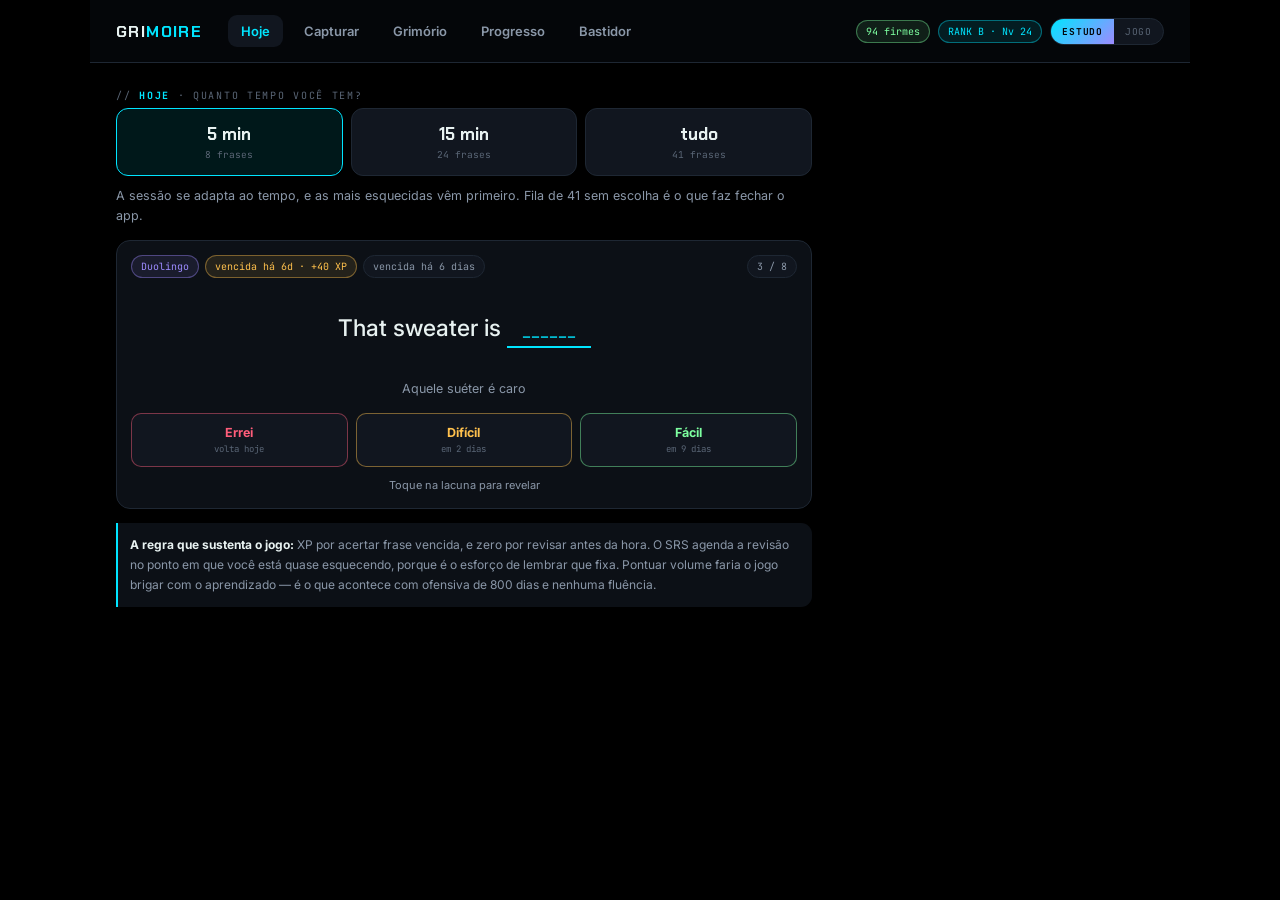
<file: prototipo/grimoire-prototipo-v2.html>
<!DOCTYPE html>
<html lang="pt-BR">
<head>
<meta charset="utf-8">
<meta name="viewport" content="width=device-width, initial-scale=1, viewport-fit=cover">
<title>Grimoire — protótipo v2</title>
<link rel="preconnect" href="https://fonts.googleapis.com">
<link rel="preconnect" href="https://fonts.gstatic.com" crossorigin>
<link href="https://fonts.googleapis.com/css2?family=Chakra+Petch:wght@500;600;700&family=Inter:wght@400;500;600;700&family=JetBrains+Mono:wght@400;500;600&display=swap" rel="stylesheet">
<style>
  :root{
    --void:#05070a; --panel:#0c1016; --panel-2:#11161f; --line:#1e2733;
    --text:#e8f2f1; --muted:#8a97a8; --muted-2:#5a6676;
    --teal:#00e5ff; --violet:#9d8bff; --amber:#ffc14d; --rose:#ff5d7a; --lime:#7dffa0;
    --display:'Chakra Petch',sans-serif; --body:'Inter',system-ui,sans-serif; --mono:'JetBrains Mono',monospace;
  }
  *{box-sizing:border-box}
  html,body{margin:0;background:#000;color:var(--text);font-family:var(--body);-webkit-font-smoothing:antialiased}
  body::before{content:'';position:fixed;inset:0;z-index:-2;background:var(--void)}
  body::after{content:'';position:fixed;inset:0;z-index:-1;pointer-events:none;
    background-image:linear-gradient(rgba(255,255,255,.02) 1px,transparent 1px),
                     linear-gradient(90deg,rgba(255,255,255,.02) 1px,transparent 1px);background-size:32px 32px}
  h1,h2,h3,h4{font-family:var(--display);margin:0;letter-spacing:.3px}
  .mono{font-family:var(--mono)}

  .app{max-width:440px;margin:0 auto;min-height:100vh;padding-bottom:92px;position:relative}
  .top{position:sticky;top:0;z-index:20;display:flex;align-items:center;gap:8px;padding:13px 16px;
       background:color-mix(in srgb,var(--void) 88%,transparent);backdrop-filter:blur(12px);border-bottom:1px solid var(--line)}
  .logo{font-family:var(--display);font-size:16px;font-weight:700;letter-spacing:1.4px;margin-right:auto}
  .logo b{color:var(--teal)}

  /* interruptor de modo */
  .modo{display:flex;border:1px solid var(--line);border-radius:99px;overflow:hidden;background:var(--panel-2)}
  .modo button{background:0;border:0;color:var(--muted-2);font-family:var(--mono);font-size:9.5px;letter-spacing:.08em;
               padding:6px 11px;cursor:pointer;text-transform:uppercase}
  .modo button.on{background:linear-gradient(135deg,var(--teal),var(--violet));color:#04070c;font-weight:700}
  .ico{width:30px;height:30px;border-radius:8px;border:1px solid var(--line);background:var(--panel-2);
       color:var(--muted);display:grid;place-items:center;cursor:pointer;font-size:13px}

  /* o que só aparece em um dos modos */
  .so-jogo{display:none}
  body.jogo .so-jogo{display:block}
  body.jogo .so-jogo.inline{display:inline-flex}
  body.jogo .so-estudo{display:none}

  .screen{display:none;padding:16px}
  .screen.on{display:block;animation:f .22s ease}
  @keyframes f{from{opacity:0;transform:translateY(5px)}to{opacity:1;transform:none}}

  .eyebrow{font-family:var(--mono);font-size:10px;letter-spacing:.17em;color:var(--muted-2);text-transform:uppercase;margin:0 0 6px}
  .eyebrow b{color:var(--teal)}
  .ttl{font-size:19px;font-weight:600;margin-bottom:4px}
  .sub{color:var(--muted);font-size:12.5px;line-height:1.6;margin:0 0 14px}
  .card{background:var(--panel);border:1px solid var(--line);border-radius:14px}
  .pad{padding:14px}
  .mt{margin-top:12px}
  .btn{display:inline-flex;align-items:center;justify-content:center;gap:8px;padding:11px 16px;border-radius:10px;border:0;
       background:linear-gradient(135deg,var(--teal),var(--violet));color:#04070c;font-weight:700;font-size:13px;cursor:pointer;font-family:var(--body)}
  .btn.ghost{background:transparent;border:1px solid var(--line);color:var(--text)}
  .btn.block{width:100%}
  .chip{display:inline-flex;align-items:center;gap:5px;font-family:var(--mono);font-size:10px;padding:4px 9px;
        border-radius:99px;border:1px solid var(--line);background:var(--panel-2);color:var(--muted);white-space:nowrap}
  .chip.teal{color:var(--teal);border-color:color-mix(in srgb,var(--teal) 40%,transparent);background:color-mix(in srgb,var(--teal) 10%,transparent)}
  .chip.violet{color:var(--violet);border-color:color-mix(in srgb,var(--violet) 40%,transparent);background:color-mix(in srgb,var(--violet) 10%,transparent)}
  .chip.amber{color:var(--amber);border-color:color-mix(in srgb,var(--amber) 40%,transparent);background:color-mix(in srgb,var(--amber) 10%,transparent)}
  .chip.rose{color:var(--rose);border-color:color-mix(in srgb,var(--rose) 40%,transparent);background:color-mix(in srgb,var(--rose) 10%,transparent)}
  .chip.lime{color:var(--lime);border-color:color-mix(in srgb,var(--lime) 40%,transparent);background:color-mix(in srgb,var(--lime) 10%,transparent)}

  .grid2{display:grid;grid-template-columns:1fr 1fr;gap:10px}
  .stat .n{font-family:var(--display);font-size:23px;font-weight:700;line-height:1}
  .stat .l{font-family:var(--mono);font-size:9px;letter-spacing:.11em;color:var(--muted-2);text-transform:uppercase;margin-top:5px}
  .bar{height:6px;border-radius:99px;background:var(--panel-2);overflow:hidden}
  .bar i{display:block;height:100%;border-radius:99px;background:linear-gradient(90deg,var(--teal),var(--violet))}
  .gen{display:flex;align-items:center;gap:9px;margin-bottom:9px}
  .gen .nm{width:96px;font-size:12px;font-weight:600;flex:0 0 auto}
  .gen .tk{flex:1;height:8px;border-radius:99px;background:var(--panel-2);overflow:hidden}
  .gen .tk i{display:block;height:100%;border-radius:99px}
  .gen .pc{font-family:var(--mono);font-size:10px;color:var(--muted);width:38px;text-align:right}

  /* sessão adaptativa */
  .tempo{display:grid;grid-template-columns:repeat(3,1fr);gap:8px}
  .t{padding:14px 8px;border-radius:12px;border:1px solid var(--line);background:var(--panel-2);text-align:center;cursor:pointer}
  .t b{font-family:var(--display);font-size:17px;display:block}
  .t small{font-family:var(--mono);font-size:9.5px;color:var(--muted-2);display:block;margin-top:3px}
  .t.on{border-color:var(--teal);background:color-mix(in srgb,var(--teal) 10%,transparent)}

  /* revisão */
  .cloze{font-size:18px;line-height:1.85;font-weight:500;text-align:center;padding:6px 0}
  .gap{display:inline-block;min-width:84px;border-bottom:2px solid var(--teal);color:var(--teal);font-family:var(--mono);font-size:15px;cursor:pointer}
  .gap.rev{border-bottom-color:var(--lime);color:var(--lime)}
  .grad{display:grid;grid-template-columns:repeat(3,1fr);gap:8px;margin-top:14px}
  .g{padding:11px 8px;border-radius:10px;border:1px solid var(--line);background:var(--panel-2);text-align:center;cursor:pointer;font-size:12.5px;font-weight:700}
  .g small{display:block;font-family:var(--mono);font-size:9px;color:var(--muted-2);margin-top:3px;font-weight:400}
  .g.err{border-color:color-mix(in srgb,var(--rose) 45%,transparent);color:var(--rose)}
  .g.dif{border-color:color-mix(in srgb,var(--amber) 45%,transparent);color:var(--amber)}
  .g.fac{border-color:color-mix(in srgb,var(--lime) 45%,transparent);color:var(--lime)}

  /* força de memória */
  .forca{display:flex;align-items:center;gap:8px}
  .forca .tk{flex:1;height:5px;border-radius:99px;background:var(--panel-2);overflow:hidden}
  .forca .tk i{display:block;height:100%}
  .f-alta i{background:var(--lime)} .f-media i{background:var(--amber)} .f-baixa i{background:var(--rose)}

  .frase{font-size:14.5px;line-height:1.7;font-weight:500}
  .w{border-bottom:1px dashed transparent;padding:1px 2px;border-radius:4px}
  .w.nova{border-bottom-color:var(--teal);background:color-mix(in srgb,var(--teal) 10%,transparent)}
  .w.idiom{border-bottom-color:var(--amber);background:color-mix(in srgb,var(--amber) 12%,transparent)}
  .nota{border-left:2px solid var(--amber);padding:2px 0 2px 10px;margin-top:10px;font-size:12px;color:var(--muted);line-height:1.6}
  .nota b{color:var(--text)}

  /* rank */
  .ring{width:76px;height:76px;flex:0 0 auto;position:relative;display:grid;place-items:center;border-radius:50%;
        background:conic-gradient(var(--teal) 0turn .62turn,var(--panel-2) .62turn 1turn)}
  .ring::after{content:"";position:absolute;inset:6px;border-radius:50%;background:var(--panel)}
  .ring b{position:relative;font-family:var(--display);font-size:26px;font-weight:700;color:var(--teal)}
  .ledger{display:flex;justify-content:space-between;gap:9px;padding:9px 0;border-bottom:1px solid var(--line);font-size:12px}
  .ledger:last-of-type{border-bottom:0}
  .xp{font-family:var(--mono);font-weight:600;color:var(--lime);white-space:nowrap}
  .xp.zero{color:var(--muted-2)}
  .badge{aspect-ratio:1;border-radius:11px;display:grid;place-items:center;border:1px solid var(--line);font-size:19px}
  .b1{background:linear-gradient(140deg,#0b2b33,var(--teal));color:#04070c}
  .b2{background:linear-gradient(140deg,#2a1240,var(--violet));color:#04070c}
  .b3{background:var(--panel-2);color:var(--muted-2)}

  /* bastidor */
  .kv{display:flex;justify-content:space-between;gap:10px;padding:9px 0;border-bottom:1px solid var(--line);font-size:12.5px}
  .kv:last-child{border-bottom:0}
  .kv .v{font-family:var(--mono);font-size:11px;color:var(--muted)}
  .term{font-family:var(--mono);font-size:10.5px;line-height:1.8;background:#04070c;border:1px solid var(--line);
        border-radius:10px;padding:12px;color:var(--muted);overflow-x:auto}
  .term b{color:var(--lime)} .term i{color:var(--teal);font-style:normal} .term u{color:var(--amber);text-decoration:none}

  .lista{display:flex;align-items:center;gap:11px;padding:12px 13px;border-bottom:1px solid var(--line);font-size:13px;cursor:pointer}
  .lista:last-child{border-bottom:0}
  .lista .ic{width:30px;height:30px;border-radius:9px;background:var(--panel-2);display:grid;place-items:center;font-size:14px}
  .lista .ar{margin-left:auto;color:var(--muted-2)}

  .note{margin-top:14px;padding:12px;border-left:2px solid var(--violet);background:var(--panel);border-radius:0 11px 11px 0}
  .note p{margin:0;color:var(--muted);font-size:12px;line-height:1.65}
  .note b{color:var(--text)}
  .note.new{border-color:var(--teal)}
  .note.keep{border-color:var(--lime)}

  nav{position:fixed;bottom:0;left:50%;transform:translateX(-50%);width:100%;max-width:440px;z-index:30;display:flex;
      background:color-mix(in srgb,var(--void) 94%,transparent);backdrop-filter:blur(14px);border-top:1px solid var(--line);
      padding:9px 4px calc(9px + env(safe-area-inset-bottom))}
  nav button{flex:1;background:0;border:0;color:var(--muted-2);font-family:var(--mono);font-size:8.5px;display:flex;
             flex-direction:column;align-items:center;gap:4px;cursor:pointer;padding:3px 0;letter-spacing:.05em}
  nav button .i{font-size:16px;line-height:1}
  nav button[aria-current="true"]{color:var(--teal)}

  @media (min-width:900px){
    .app{max-width:1100px;padding-bottom:40px}
    nav{display:none}
    .desknav{display:flex !important}
    .top{display:none}
    .screen{padding:26px}
    .wide{display:grid;grid-template-columns:1fr 330px;gap:22px;align-items:start}
    .aside{display:block;position:sticky;top:84px}
    .grid2{grid-template-columns:repeat(4,1fr)}
    .cloze{font-size:23px}
  }
  .desknav{display:none;align-items:center;gap:8px;padding:15px 26px;position:sticky;top:0;z-index:20;
    background:color-mix(in srgb,var(--void) 90%,transparent);backdrop-filter:blur(12px);border-bottom:1px solid var(--line)}
  .desknav .lk{padding:8px 13px;border-radius:9px;font-size:13px;font-weight:600;color:var(--muted);cursor:pointer}
  .desknav .lk.on{background:var(--panel-2);color:var(--teal)}
  .desknav .sp{margin-left:auto;display:flex;gap:8px;align-items:center}
  .aside{display:none}
</style>
</head>
<body class="estudo">
<div class="app">

  <header class="desknav">
    <div class="logo" style="margin-right:18px">GRI<b>MOIRE</b></div>
    <span class="lk on" data-ir="hoje">Hoje</span>
    <span class="lk" data-ir="capturar">Capturar</span>
    <span class="lk" data-ir="grimorio">Grimório</span>
    <span class="lk" data-ir="progresso">Progresso</span>
    <span class="lk" data-ir="bastidor">Bastidor</span>
    <div class="sp">
      <span class="chip lime so-estudo inline" style="display:inline-flex">94 firmes</span>
      <span class="chip teal so-jogo inline">RANK B · Nv 24</span>
      <div class="modo">
        <button class="on" data-modo="estudo">Estudo</button>
        <button data-modo="jogo">Jogo</button>
      </div>
    </div>
  </header>

  <header class="top">
    <div class="logo">GRI<b>MOIRE</b></div>
    <span class="chip lime so-estudo" style="display:inline-flex">94 firmes</span>
    <span class="chip teal so-jogo inline">B · Nv24</span>
    <div class="modo">
      <button class="on" data-modo="estudo">Estudo</button>
      <button data-modo="jogo">Jogo</button>
    </div>
  </header>

  <!-- ==================== HOJE ==================== -->
  <section class="screen on" id="hoje">
    <div class="wide"><div>

      <p class="eyebrow">// <b>hoje</b> · quanto tempo você tem?</p>
      <div class="tempo">
        <div class="t on"><b>5 min</b><small>8 frases</small></div>
        <div class="t"><b>15 min</b><small>24 frases</small></div>
        <div class="t"><b>tudo</b><small>41 frases</small></div>
      </div>
      <p class="sub" style="margin-top:10px">
        A sessão se adapta ao tempo, e as mais esquecidas vêm primeiro. Fila de 41 sem escolha
        é o que faz fechar o app.
      </p>

      <div class="card pad">
        <div style="display:flex;align-items:center;gap:6px;margin-bottom:4px">
          <span class="chip violet">Duolingo</span>
          <span class="chip so-jogo inline amber">vencida há 6d · +40 XP</span>
          <span class="chip so-estudo" style="display:inline-flex">vencida há 6 dias</span>
          <span class="chip" style="margin-left:auto">3 / 8</span>
        </div>

        <p class="cloze">That sweater is <span class="gap" data-r="expensive">______</span></p>
        <p class="sub" style="text-align:center;margin:4px 0 0">Aquele suéter é caro</p>

        <div class="grad">
          <div class="g err">Errei<small>volta hoje</small></div>
          <div class="g dif">Difícil<small>em 2 dias</small></div>
          <div class="g fac">Fácil<small>em 9 dias</small></div>
        </div>
        <p class="sub" style="text-align:center;margin:10px 0 0;font-size:11px">Toque na lacuna para revelar</p>
      </div>

      <div class="card pad mt so-jogo">
        <p class="eyebrow">// xp desta sessão</p>
        <div class="ledger"><div>Acerto · vencida há 6d<div class="mono" style="font-size:9.5px;color:var(--muted-2)">quanto mais tarde, mais vale</div></div><span class="xp">+40</span></div>
        <div class="ledger"><div>Acerto · vencida há 1d<div class="mono" style="font-size:9.5px;color:var(--muted-2)">no prazo</div></div><span class="xp">+25</span></div>
        <div class="ledger"><div>Revisão antecipada<div class="mono" style="font-size:9.5px;color:var(--muted-2)">antes de esquecer não fixa</div></div><span class="xp zero">0</span></div>
      </div>

      <div class="note new"><p><b>A regra que sustenta o jogo:</b> XP por acertar frase vencida, e zero por revisar antes da hora. O SRS agenda a revisão no ponto em que você está quase esquecendo, porque é o esforço de lembrar que fixa. Pontuar volume faria o jogo brigar com o aprendizado — é o que acontece com ofensiva de 800 dias e nenhuma fluência.</p></div>
    </div>

    <div class="aside">
      <div class="card pad">
        <p class="eyebrow">// estado da memória</p>
        <div class="gen"><span class="nm">Firmes</span><span class="tk"><i style="width:63%;background:var(--lime)"></i></span><span class="pc">94</span></div>
        <div class="gen"><span class="nm">Enfraquecendo</span><span class="tk"><i style="width:28%;background:var(--amber)"></i></span><span class="pc">41</span></div>
        <div class="gen"><span class="nm">Esquecidas</span><span class="tk"><i style="width:9%;background:var(--rose)"></i></span><span class="pc">13</span></div>
        <p class="sub" style="margin:10px 0 0;font-size:11px">
          Frase esquecida volta ao início do intervalo. Essa é a penalidade — e ela é real,
          não inventada.
        </p>
      </div>

      <div class="card pad mt">
        <p class="eyebrow">// modo descanso</p>
        <p style="margin:0 0 10px;font-size:12px;color:var(--muted);line-height:1.6">
          Viagem ou semana ruim: congela o decaimento e a corrente. Voltar depois de um mês
          com tudo zerado é o que faz ninguém voltar.
        </p>
        <button class="btn ghost block">Ativar descanso</button>
      </div>
    </div></div>
  </section>

  <!-- ==================== CAPTURAR ==================== -->
  <section class="screen" id="capturar">
    <div class="wide"><div>
      <p class="eyebrow">// <b>capturar</b> · cole e o worker resolve</p>

      <div class="card pad" style="border-color:color-mix(in srgb,var(--teal) 35%,transparent)">
        <p class="frase" style="color:var(--muted)">That sweater is expensive</p>
        <div style="display:flex;gap:8px;align-items:center;margin-top:10px;padding-top:10px;border-top:1px solid var(--line)">
          <span class="chip violet">Duolingo</span>
          <button class="btn" style="margin-left:auto;padding:8px 14px">Enfileirar</button>
        </div>
      </div>

      <div class="card pad mt">
        <p class="eyebrow">// já existe algo parecido? <b>busca semântica</b></p>
        <div style="display:flex;gap:8px;align-items:flex-start;padding:10px;border-radius:10px;
                    background:color-mix(in srgb,var(--amber) 8%,transparent);
                    border:1px solid color-mix(in srgb,var(--amber) 35%,transparent)">
          <span style="font-size:15px">⚠</span>
          <div>
            <p style="margin:0;font-size:12.5px"><b>How much is that hat?</b></p>
            <p class="mono" style="margin:3px 0 0;font-size:10px;color:var(--muted-2)">
              similaridade 0.87 · mesma estrutura, preço de objeto
            </p>
          </div>
        </div>
        <p class="sub" style="margin:10px 0 0;font-size:11.5px">
          Embedding com <b style="color:var(--text)">pgvector</b>, incluso no plano free. Avisa antes de
          salvar duplicata e alimenta o "frases relacionadas".
        </p>
      </div>

      <div class="card pad mt">
        <p class="eyebrow">// leitura da ia · <b>gemini</b></p>
        <p class="frase">That sweater is <span class="w nova">expensive</span></p>
        <p class="sub" style="margin:6px 0 0">Aquele suéter é caro</p>
        <div class="nota"><b>expensive</b> — caro no sentido de preço alto. Para "caro" de afeto,
          o inglês usa <b>dear</b>. O contrário aqui é <b>cheap</b>, que também significa "de má qualidade".</div>
        <div style="display:flex;gap:6px;flex-wrap:wrap;margin-top:10px">
          <span class="chip teal">A2 · básico</span>
          <span class="chip">1 palavra nova</span>
          <span class="chip violet">sugere: Compras</span>
        </div>
      </div>

      <div class="note new"><p><b>A categoria é sugerida, não digitada.</b> É o que impede "Code" e "Código" virarem duas gavetas — a taxonomia normaliza antes de gravar.</p></div>
    </div>

    <div class="aside">
      <div class="card pad">
        <p class="eyebrow">// fila do worker</p>
        <div class="ledger"><div>That sweater is expensive<div class="mono" style="font-size:9.5px;color:var(--lime)">pronto</div></div><span class="chip lime">✓</span></div>
        <div class="ledger"><div>I'll take care of it<div class="mono" style="font-size:9.5px;color:var(--teal)">processando</div></div><span class="chip teal">◉</span></div>
        <div class="ledger"><div>Mind the gap<div class="mono" style="font-size:9.5px;color:var(--muted-2)">pendente</div></div><span class="chip">·</span></div>
        <p class="sub" style="margin:10px 0 0;font-size:11px">
          Você cola cinco frases e fecha o app. O worker decodifica em background.
        </p>
      </div>
    </div></div>
  </section>

  <!-- ==================== GRIMÓRIO ==================== -->
  <section class="screen" id="grimorio">
    <p class="eyebrow">// <b>grimório</b> · 148 frases · 6 rótulos</p>

    <div class="card pad">
      <p class="eyebrow">// rótulos normalizados</p>
      <div style="display:flex;gap:6px;flex-wrap:wrap">
        <span class="chip teal">Programação 34</span>
        <span class="chip violet">Duolingo 51</span>
        <span class="chip amber">Compras 12</span>
        <span class="chip">Trabalho 28</span>
        <span class="chip">Cotidiano 19</span>
        <span class="chip rose">sem rótulo 4</span>
      </div>
      <div class="nota" style="border-color:var(--teal)">
        <b>Code</b>, <b>Código</b> e <b>Golang</b> viraram <b>Programação</b>. Três gavetas para o
        mesmo assunto quebravam qualquer estatística — a taxonomia guarda os sinônimos e mostra um só.
      </div>
    </div>

    <div class="card mt">
      <div class="pad" style="border-bottom:1px solid var(--line)">
        <div style="display:flex;gap:6px;align-items:center;margin-bottom:6px">
          <span class="chip violet">Duolingo</span>
          <span class="chip lime" style="margin-left:auto">firme</span>
        </div>
        <p class="frase" style="margin:0 0 4px">How much is that hat?</p>
        <p class="mono" style="margin:0 0 8px;font-size:11px;color:var(--muted-2)">Quanto custa aquele chapéu?</p>
        <div class="forca f-alta"><span class="mono" style="font-size:9.5px;color:var(--muted-2)">memória</span>
          <span class="tk"><i style="width:88%"></i></span>
          <span class="mono" style="font-size:9.5px;color:var(--lime)">88%</span></div>
        <p class="mono" style="margin:8px 0 0;font-size:10px;color:var(--muted-2)">
          5 acertos · próxima em 14d · relacionada: "That sweater is expensive"
        </p>
      </div>

      <div class="pad" style="border-bottom:1px solid var(--line)">
        <div style="display:flex;gap:6px;align-items:center;margin-bottom:6px">
          <span class="chip teal">Programação</span>
          <span class="chip amber" style="margin-left:auto">enfraquecendo</span>
        </div>
        <p class="frase" style="margin:0 0 4px">The deadlock happens when two goroutines wait on each other</p>
        <p class="mono" style="margin:0 0 8px;font-size:11px;color:var(--muted-2)">O impasse acontece quando duas goroutines esperam uma pela outra</p>
        <div class="forca f-media"><span class="mono" style="font-size:9.5px;color:var(--muted-2)">memória</span>
          <span class="tk"><i style="width:44%"></i></span>
          <span class="mono" style="font-size:9.5px;color:var(--amber)">44%</span></div>
        <p class="mono" style="margin:8px 0 0;font-size:10px;color:var(--muted-2)">2 acertos · 1 erro · vence amanhã</p>
      </div>

      <div class="pad">
        <div style="display:flex;gap:6px;align-items:center;margin-bottom:6px">
          <span class="chip">Cotidiano</span>
          <span class="chip rose" style="margin-left:auto">esquecida</span>
        </div>
        <p class="frase" style="margin:0 0 4px">I slipped and fell</p>
        <p class="mono" style="margin:0 0 8px;font-size:11px;color:var(--muted-2)">Eu escorreguei e caí</p>
        <div class="forca f-baixa"><span class="mono" style="font-size:9.5px;color:var(--muted-2)">memória</span>
          <span class="tk"><i style="width:12%"></i></span>
          <span class="mono" style="font-size:9.5px;color:var(--rose)">12%</span></div>
        <p class="mono" style="margin:8px 0 0;font-size:10px;color:var(--muted-2)">
          sem revisão há 62 dias · voltou ao início do intervalo
        </p>
      </div>
    </div>

    <div class="note new"><p><b>Ideia nova:</b> a <b>força de memória</b> por frase, calculada do histórico de revisões. É o que transforma uma lista morta num organismo — e é o mesmo número que alimenta a penalidade, a fila de hoje e o rank.</p></div>
  </section>

  <!-- ==================== PROGRESSO ==================== -->
  <section class="screen" id="progresso">
    <div class="wide"><div>

      <div class="so-estudo">
        <p class="eyebrow">// <b>progresso</b> · relatório</p>
        <h2 style="font-size:21px;font-weight:600;line-height:1.3;margin-bottom:6px">
          Retenção de 87% em 30 dias, e gíria é o seu ponto fraco.
        </h2>
        <p class="sub">148 frases · 94 firmes · 1.284 revisões</p>
      </div>

      <div class="so-jogo">
        <p class="eyebrow">// <b>hud</b> · rank e progressão</p>
        <div class="card pad" style="display:flex;gap:14px;align-items:center;margin-bottom:12px">
          <div class="ring"><b>B</b></div>
          <div style="min-width:0">
            <h3 class="ttl" style="margin:0">Escriba de Prata</h3>
            <p class="mono" style="margin:4px 0 8px;font-size:11px;color:var(--muted)">Nível 24 · 480 / 780 XP</p>
            <div class="bar"><i style="width:62%"></i></div>
            <p class="mono" style="margin:7px 0 0;font-size:10px;color:var(--muted-2)">
              o rank mede frases firmes, não cliques
            </p>
          </div>
        </div>
      </div>

      <div class="grid2">
        <div class="card pad stat"><div class="n">87%</div><div class="l">retenção 30d</div></div>
        <div class="card pad stat"><div class="n">94</div><div class="l">firmes</div></div>
        <div class="card pad stat"><div class="n">12</div><div class="l">dias seguidos</div></div>
        <div class="card pad stat"><div class="n">1.284</div><div class="l">revisões</div></div>
      </div>

      <div class="card pad mt">
        <p class="eyebrow">// curva de retenção · view no postgres</p>
        <svg viewBox="0 0 320 120" style="width:100%;height:auto;display:block">
          <line x1="24" y1="100" x2="310" y2="100" stroke="#1e2733"/>
          <line x1="24" y1="10" x2="24" y2="100" stroke="#1e2733"/>
          <polyline points="24,22 74,34 124,44 174,58 224,70 274,86 310,94" fill="none" stroke="#5a6676" stroke-width="1.5" stroke-dasharray="4 4"/>
          <polyline points="24,20 74,26 124,30 174,38 224,44 274,52 310,58" fill="none" stroke="#00e5ff" stroke-width="2"/>
          <text x="28" y="118" fill="#5a6676" font-family="JetBrains Mono" font-size="8">1d</text>
          <text x="150" y="118" fill="#5a6676" font-family="JetBrains Mono" font-size="8">15d</text>
          <text x="288" y="118" fill="#5a6676" font-family="JetBrains Mono" font-size="8">30d</text>
          <text x="180" y="30" fill="#00e5ff" font-family="Inter" font-size="9">você</text>
          <text x="180" y="72" fill="#5a6676" font-family="Inter" font-size="9">esquecimento natural</text>
        </svg>
        <p class="sub" style="margin:8px 0 0;font-size:11px">
          A linha pontilhada é a curva de Ebbinghaus sem revisão. A distância entre as duas é
          o que o SRS está fazendo por você.
        </p>
      </div>

      <div class="card pad mt">
        <p class="eyebrow">// onde você erra</p>
        <div class="gen"><span class="nm">Gírias</span><span class="tk"><i style="width:72%;background:var(--rose)"></i></span><span class="pc">72%</span></div>
        <div class="gen"><span class="nm">Phrasal verbs</span><span class="tk"><i style="width:58%;background:var(--amber)"></i></span><span class="pc">58%</span></div>
        <div class="gen"><span class="nm">Vocabulário</span><span class="tk"><i style="width:24%;background:var(--teal)"></i></span><span class="pc">24%</span></div>
        <div class="gen"><span class="nm">Gramática</span><span class="tk"><i style="width:11%;background:var(--violet)"></i></span><span class="pc">11%</span></div>
      </div>
    </div>

    <div class="aside">
      <div class="card pad so-jogo">
        <p class="eyebrow">// insígnias</p>
        <div style="display:grid;grid-template-columns:repeat(4,1fr);gap:8px">
          <div class="badge b1">📕</div><div class="badge b2">🌙</div>
          <div class="badge b1">⚡</div><div class="badge b3">🔒</div>
        </div>
        <p class="sub" style="margin:10px 0 0;font-size:11px">
          100 frases firmes · 12 madrugadas · 30 dias de retenção acima de 85%
        </p>
      </div>

      <div class="card pad mt">
        <p class="eyebrow">// rótulo mais frágil</p>
        <p style="margin:0;font-size:12.5px;color:var(--muted);line-height:1.6">
          <b style="color:var(--text)">Programação</b> tem 34 frases e retenção de 61% — a menor de todas.
          Frase técnica longa é mais difícil de reter que frase curta.
        </p>
      </div>
    </div></div>
  </section>

  <!-- ==================== BASTIDOR ==================== -->
  <section class="screen" id="bastidor">
    <p class="eyebrow">// <b>bastidor</b> · o que faz o app funcionar</p>
    <h3 class="ttl">Painel de controle</h3>
    <p class="sub">Tudo que é ajustável mora no banco. Mudar peso, prompt ou intervalo não exige deploy.</p>

    <div class="card pad">
      <p class="eyebrow">// motor srs</p>
      <div class="kv"><span>Algoritmo</span><span class="v">FSRS · 17 parâmetros</span></div>
      <div class="kv"><span>Teto diário</span><span class="v">20 frases</span></div>
      <div class="kv"><span>Intervalo máximo</span><span class="v">180 dias</span></div>
      <div class="kv"><span>Penalidade por erro</span><span class="v">força × 0.4</span></div>
      <p class="sub" style="margin:10px 0 0;font-size:11px">
        Função pura em Go, testável sem banco. A escolha entre SM-2 e FSRS vai para o DECISIONS.md.
      </p>
    </div>

    <div class="card pad mt">
      <p class="eyebrow">// worker de decodificação</p>
      <div class="term">
        <b>[WORKER]</b> ciclo iniciado · intervalo 30s<br>
        <b>[WORKER]</b> <i>"That sweater is expensive"</i> → gemini-flash · 1.2s · <u>ok</u><br>
        <b>[WORKER]</b> embedding gravado · 768 dimensões<br>
        <b>[WORKER]</b> rótulo sugerido: <u>Compras</u> (0.91)<br>
        <b>[WORKER]</b> fila: 2 pendentes
      </div>
      <div class="kv mt"><span>Binário separado</span><span class="v">cmd/worker</span></div>
      <div class="kv"><span>Execução concorrente</span><span class="v">atomic.Bool · CompareAndSwap</span></div>
      <div class="kv"><span>Kill switch</span><span class="v chip rose" style="display:inline-flex">desligar IA</span></div>
    </div>

    <div class="card pad mt so-jogo">
      <p class="eyebrow">// economia de xp</p>
      <div class="kv"><span>Acerto no prazo</span><span class="v">25</span></div>
      <div class="kv"><span>Bônus por atraso</span><span class="v">+5 por dia vencido, teto 40</span></div>
      <div class="kv"><span>Revisão antecipada</span><span class="v">0</span></div>
      <div class="kv"><span>Faixas</span><span class="v">F → SS por frases firmes</span></div>
      <p class="sub" style="margin:10px 0 0;font-size:11px">
        Peso é linha no banco, e mudar peso nunca é retroativo: o ledger guarda quanto valeu na hora.
      </p>
    </div>

    <div class="card pad mt">
      <p class="eyebrow">// taxonomia de rótulos</p>
      <div class="kv"><span>Programação</span><span class="v">Code · Código · Golang</span></div>
      <div class="kv"><span>Compras</span><span class="v">Shopping · Snap</span></div>
      <div class="kv"><span>sem rótulo</span><span class="v chip rose" style="display:inline-flex">4 frases</span></div>
    </div>

    <div class="note new"><p><b>Esta tela é a vitrine.</b> SRS com algoritmo de verdade, worker em binário separado, embeddings com pgvector, taxonomia com sinônimos e economia ajustável no banco. É o que separa um CRUD de um sistema — e é o que dá o que contar numa entrevista.</p></div>
  </section>

  <nav>
    <button aria-current="true" data-ir="hoje"><span class="i">◎</span>Hoje</button>
    <button data-ir="capturar"><span class="i">⌁</span>Capturar</button>
    <button data-ir="grimorio"><span class="i">▤</span>Grimório</button>
    <button data-ir="progresso"><span class="i">◈</span>Progresso</button>
    <button data-ir="bastidor"><span class="i">⚙</span>Bastidor</button>
  </nav>
</div>

<script>
  const telas = document.querySelectorAll('.screen')
  const abas  = document.querySelectorAll('nav button')

  function ir(id){
    telas.forEach(t => t.classList.toggle('on', t.id === id))
    abas.forEach(b => b.setAttribute('aria-current', String(b.dataset.ir === id)))
    document.querySelectorAll('.desknav .lk').forEach(l => l.classList.toggle('on', l.dataset.ir === id))
    window.scrollTo({top:0, behavior:'smooth'})
  }
  document.querySelectorAll('[data-ir]').forEach(el => el.addEventListener('click', () => ir(el.dataset.ir)))

  // o modo é uma camada, não outro app: o mesmo dado, outra leitura
  document.querySelectorAll('[data-modo]').forEach(b => b.addEventListener('click', () => {
    const modo = b.dataset.modo
    document.body.classList.toggle('jogo', modo === 'jogo')
    document.querySelectorAll('[data-modo]').forEach(o => o.classList.toggle('on', o.dataset.modo === modo))
  }))

  document.querySelectorAll('.tempo .t').forEach(t => t.addEventListener('click', () => {
    document.querySelectorAll('.tempo .t').forEach(o => o.classList.remove('on'))
    t.classList.add('on')
  }))

  document.querySelectorAll('.gap').forEach(g => g.addEventListener('click', () => {
    const r = g.dataset.r
    if (g.classList.contains('rev')) { g.classList.remove('rev'); g.textContent = '______' }
    else { g.classList.add('rev'); g.textContent = r }
  }))
</script>
</body>
</html>
</file>
